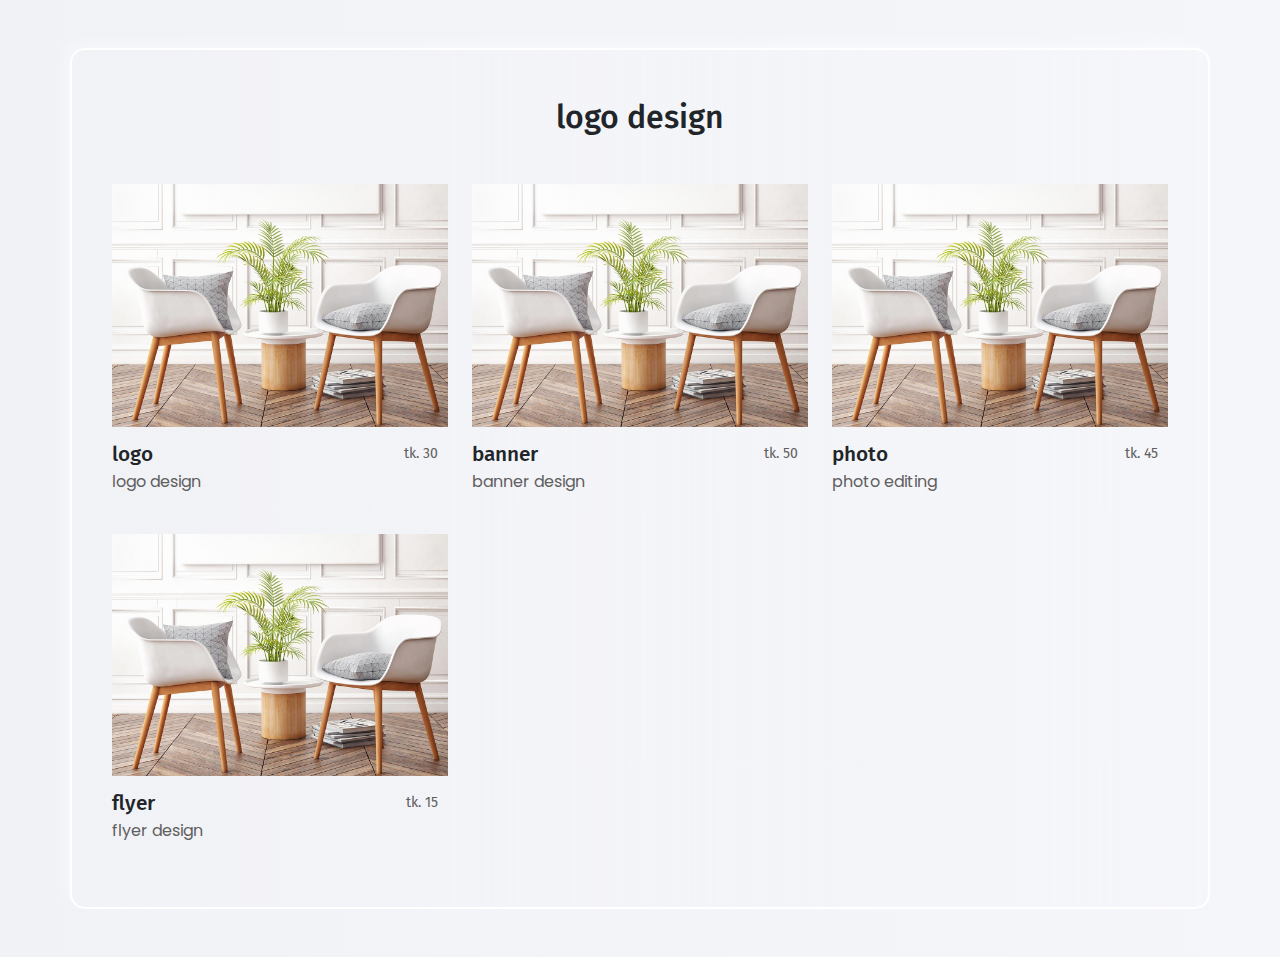
<file: portfolio.html>
<!DOCTYPE html>
<html lang="en">
  <head>
    <meta charset="UTF-8" />
    <meta http-equiv="X-UA-Compatible" content="IE=edge" />
    <meta name="viewport" content="width=device-width, initial-scale=1.0" />

    <!-- Link Swiper's CSS -->
    <link
      rel="stylesheet"
      href="https://unpkg.com/swiper/swiper-bundle.min.css"
    />

    <!-- bootstrap -->
    <link rel="stylesheet" href="css/bootstrap.min.css" />

    <!-- custom css -->
    <link rel="stylesheet" href="css/style.css" />

    <!-- responsive css -->
    <link rel="stylesheet" href="css/responsive.css" />

    <!-- fav icon -->
    <link
      rel="shortcut icon"
      href="images/shapes/shape-7.png"
      type="image/x-icon"
    />

    <title>my portfolio</title>
  </head>
  <body>
    <!-- ================= my portfolio ================= -->

    <section id="toggle-content">
      <div id="portfolio-toggle-container" class="container">
        <div class="section-header toggle-content-header">
          <h2>logo design</h2>
        </div>

        <!-- portfolio boxes -->
        <div
          id="portfolio-section"
          class="row row-cols-1 row-cols-sm-2 row-cols-xl-3 g-4"
        ></div>
      </div>
    </section>

    <!-- javascript file -->
    <script src="js/bootstrap.bundle.min.js"></script>

    <script>
      // project names
      let titleArray = ["logo", "banner", "photo", "flyer"];

      // projects detailes
      let descriptionArray = [
        "logo design",
        "banner design",
        "photo editing",
        "flyer design",
      ];

      // stock price
      let stockPrice = [30, 50, 45, 15];

      const parentDiv = document.getElementById("portfolio-section");
      for (let i = 0; i < titleArray.length; i++) {
        let fetch = document.getElementById("portfolio-section").innerHTML;
        parentDiv.innerHTML =
          fetch +
          `
            <div class="col">
              <div id="portfolio-box" class="portfolio-box">
                <div class="portfolio-image">
                  <img
                    class="img-fluid"
                    src="images/portfolios/h4-product-10.jpg"
                    alt=""
                  />
                  <div class="btn hello show-more">
                    <a href="#">show more
                      <i style="margin-left: 5px;" class="fa-solid fa-right-long"></i>
                    </a>
                  </div>
                </div>
                <div class="portfolio-text">
                  <div class="project-name">
                    <h3>
                      ${titleArray[i]}
                    </h3>
                    <small>${descriptionArray[i]}</small>
                  </div>
                  <div class="project-price">
                    <div class="stock-price">
                      <span>tk. ${stockPrice[i]}</span>
                    </div>
                  </div>
                </div>
              </div>
            </div>
            `;
      }
    </script>
    <!-- <script src="js/script.js"></script> -->
  </body>
</html>
</file>
<file: css/style.css>
/* google fonts */
@import url("https://fonts.googleapis.com/css2?family=Fira+Code:wght@400;500;600;700&family=Fira+Sans:wght@200;300;400;500;700&family=Oswald:wght@400;700&family=Poppins:wght@200;300;400;500;600;700&family=Rubik:wght@400;500;700&family=Yeseva+One&display=swap");

/* css variables */
:root {
  --body-background: #dfe6ef;
  --button-background: #ef5354;
  --white-background: #fff;
  --black-background: #242b2e;
  --box-background: linear-gradient(145deg, #e2e8ec, #ffffff);
  --gradient-background-1: linear-gradient(90deg, #f1f2f6, #f5f6fa);
  --gradient-background-2: linear-gradient(90deg, #f1f2f638, #f5f6fa9e);
  --button-border: #ef5354;
  --border-secondary: #242b2e;
  --border-light: #fff;
  --border-gray: #d0d0d0;
  --border-dark-gray: #7a7979;
  --color-red-orange: #ef5354;
  --link-color: #ff6666;
  --hover-color: #ef5354;
  --color-white: #fff;
  --color-secondary: #242b2e;
  --color-small-text: #605e5e;
  --shadow-sm: 0 0.125rem 0.25rem rgb(0 0 0 / 12%) !important;
  --shadow: 5px 5px 15px #d1d9e6, -5px -5px 15px #ffffff;
  --shadow-3: 0px -1px 15px #ffffff00, -5px -5px 15px #ffffff6b;
  --image-gradient: #242b2e73;
}

/* utilities */
* {
  margin: 0;
  padding: 0;
  box-sizing: border-box;
}
html {
  width: 100%;
  height: auto;
  scroll-behavior: smooth;
  overflow-x: hidden;
}
body {
  width: 100%;
  height: auto;
  font-family: "Fira Sans", sans-serif;
  font-size: 16px;
  overflow-x: hidden;
}
ul li {
  list-style: none;
}
a {
  text-decoration: none;
  color: var(--link-color);
  transition: 300ms;
}
a:hover {
  color: var(--hover-color);
  letter-spacing: 1px;
}
h1 {
  font-family: "Poppins", sans-serif;
  color: var(--border-secondary);
  font-size: 1.8rem;
  font-weight: 600;
}
h2 {
  font-size: 1.4rem;
}
h3 {
  font-size: 1.1rem;
}
h4 {
  font-size: 0.8rem;
  font-weight: 400;
  color: var(--color-red-orange);
  letter-spacing: 2px;
  text-transform: uppercase;
}
h5 {
  font-size: 0.7rem;
}
h6 {
  font-size: 0.5rem;
}
p {
  font-size: 18px;
  font-weight: 300;
  color: var(--color-secondary);
}

small {
  font-size: 1rem;
  color: #494e5099;
}

ul li {
  font-size: 18px;
  font-weight: 300;
  list-style: none;
  margin: 5px 0;
}

.row {
  margin-top: 1.5rem;
}
section {
  margin: 7rem 0;
}

#toggle-content {
  background: var(--gradient-background-1);
  width: 100%;
  height: auto;
  /* display: none; */
  margin: 0;
}

/* #toggle-content {
  background: var(--gradient-background-1);
  width: 100%;
  height: auto;
} */

/* ==================== header section ==================== */
.navbar {
  padding: 20px 0;
  z-index: 1033;
}
.navbar-nav .nav-item {
  margin: 0 20px;
}
.navbar-nav .nav-item .nav-link {
  font-family: "Fira Code", monospace;
}
.navbar-nav .contact {
  display: flex;
  align-items: center;
  justify-content: center;
}
.nav-link:hover {
  letter-spacing: 0;
}

/*  =================caurosel section ================= */
section.carousel {
  margin: 0;
}
.carousel-inner .carousel-item img {
  max-width: 100%;
  height: 350px;
  object-fit: cover;
  animation: image 8s linear infinite;
  overflow: hidden;
}
@keyframes image {
  100% {
    transform: scale(1.2);
  }
}
.carousel-caption {
  margin: 0 auto 3rem;
}
.carousel-caption p {
  color: var(--color-white);
}
.carousel-indicators {
  bottom: 10%;
}
.carousel-indicators [data-bs-target] {
  width: 12px;
  height: 12px;
  border-radius: 50%;
  margin: 0 5px;
}
button.btn {
  padding: 5px 20px;
  border-radius: 25px;
}
.button {
  background-color: var(--button-background);
  padding: 6px 35px;
  border-radius: 25px;
  border: 1px solid var(--button-border);
  color: var(--color-white);
  transition: 300ms;
}
.button:hover {
  background-color: var(--white-background);
  color: var(--color-red-orange);
}

/* ==================== About me section ==================== */
#about-me {
  margin: 3rem 0;
}
.about-me-content {
  display: flex;
}
.my-image {
  display: flex;
  justify-content: center;
  position: relative;
  flex-basis: 40%;
  position: relative;
  padding: 2rem 2rem 0;
  margin: 3rem 0;
}
/* .my-image::after {
  content: "";
  position: absolute;
  width: 65%;
  height: 75%;
  bottom: 2rem;
  left: 50%;
  transform: translateX(-50%);
  box-shadow: var(--shadow-sm);
  z-index: -1;
} */
/* .my-image img {
  width: 65%;
} */
.about-myself {
  flex-basis: 60%;
  padding: 3rem;
}
.about-myself-text > h3 {
  color: var(--color-red-orange);
}
.about-myself > h2 {
  margin: 1rem 0;
}
/* #contact-button {
  margin-top: 1rem;
} */

/* ================== features section ================== */
#features {
  margin-top: 3rem;
}
.section-header {
  text-align: center;
}
.feature-box {
  padding: 2rem;
  display: flex;
  flex-direction: column;
  align-items: center;
  /* box-shadow: rgba(99, 99, 99, 0.2) 0px 2px 8px 0px; */
  /* background: linear-gradient(145deg, #e2e8ec, #ffffff); */
  /* box-shadow: var(--shadow); */
  /* border-radius: 15px; */
}
.feature-icon {
  position: relative;
  font-size: 3rem;
  /* padding: 1rem 0; */
}
/* .feature-icon::after {
  content: "";
  position: absolute;
  width: 100px;
  height: 100px;
  top: 50%;
  left: 50%;
  transform: translate(-50%, -50%);
  border: 1px solid var(--color-red-orange);
  border-radius: 50%;
} */
.feature-icon i {
  color: var(--color-red-orange);
}
.feature-content {
  text-align: center;
  margin-top: 1.5rem;
  overflow: hidden;
}
.feature-content a:hover {
  color: var(--color-red-orange);
  transition: 300ms;
}
.feature-content a span i {
  color: var(--color-secondary);
  transform: translate(-10px, 20px);
  visibility: hidden;
  transition: 300ms;
}
.feature-content a:hover span i {
  color: var(--color-red-orange);
  transform: translate(0, 0);
  visibility: visible;
}

/* =================== portfolio section =================== */
.portfolio-image {
  position: relative;
  overflow: hidden;
}
.portfolio-image::before {
  content: "";
  position: absolute;
  width: 100%;
  height: 100%;
  background-color: var(--image-gradient);
  top: 0;
  left: 0;
  visibility: hidden;
}
.portfolio-image:hover::before {
  visibility: visible;
}
.portfolio-text {
  display: flex;
  justify-content: space-between;
  margin: 1rem 0;
}

/* .show-more > a {
  color: var(--color-white);
}
#show-more:hover a {
  color: var(--color-white);
  letter-spacing: 0;
} */

.project-name > h3 {
  margin-bottom: 2px;
}

.project-name > h3 a {
  color: var(--secondary-color);
}

.project-name small {
  color: var(--color-small-text);
  font-family: "Poppins";
}
.project-price {
  font-size: 14px;
  color: var(--color-small-text);
  padding-right: 10px;
}
.delete {
  display: inline-block;
  margin-right: 10px;
  text-decoration: line-through;
}
.delete i {
  text-decoration: line-through;
}
.stock-price {
  display: inline-block;
}
.hello {
  padding: 0;
  position: absolute;
  left: 0;
  bottom: -50px;
  border-radius: 0;
  visibility: hidden;
  transition: 150ms linear;
}

.hello > a {
  display: flex;
  align-items: center;
  justify-content: center;
  color: var(--color-white);
  background-color: var(--black-background);
  padding: 7px 25px;
}

.portfolio-image:hover .hello {
  color: var(--color-white);
  visibility: visible;
  bottom: 0;
}
.about-myself-links {
  border-top: 2px solid var(--border-gray);
}
.about-myself-links > .row > .col {
  padding: 10px 12px;
}
.links-download-button {
  display: flex;
  align-items: center;
  justify-content: flex-start;
}
.social-links a {
  display: inline-grid;
  width: 38px;
  height: 38px;
  margin: 0 5px;
  border: 1px solid var(--border-dark-gray);
  justify-items: center;
  align-items: center;
  border-radius: 50%;
  color: var(--color-secondary);
  transition: color 300ms, border-color 300ms, background-color 300ms;
}
.social-links a:hover {
  background-color: var(--button-background);
  color: var(--color-white);
  border-color: var(--button-border);
}

.stroke-line {
  width: 80px;
  height: 2px;
  background-color: var(--border-gray);
  margin: 0 2rem;
}

/* ============ portfolio toggle container ============ */
#portfolio-toggle-container {
  background: var(--gradient-background-2);
  padding: 3rem 2.5rem;
  border: 2px solid var(--border-light);
  border-radius: 15px;
  box-shadow: var(--shadow-3);
  /* visibility: hidden; */
  z-index: 1033;
}

.toggle-content-header {
  position: relative;
}

.go-back {
  position: absolute;
  top: 50%;
  transform: translateY(-50%);
  left: 5%;
  width: 2rem;
  height: 2rem;
  background: #ffffff54;
  border-radius: 50%;
  border: 2px solid var(--border-light);
  display: inline-flex;
  align-items: center;
  justify-content: center;
  cursor: pointer;
  transition: 300ms;
}

div#go-to-back > a {
  width: 100%;
  height: 100%;
  display: flex;
  align-items: center;
  justify-content: center;
}

.go-back:hover {
  background-color: var(--white-background);
}

/* ================ project toggle container ================ */
/* #toggle-container-project {
  background: var(--gradient-background-2);
  padding: 3rem 2.5rem;
  border: 2px solid var(--border-light);
  border-radius: 15px;
  box-shadow: var(--shadow-3);
  visibility: hidden;
  z-index: 1033;
} */

.project-detailes {
  width: 75%;
  margin: auto;
}

/* ================= my reasume section ================= */
.education,
.experience {
  position: relative;
  padding: 1rem 0;
}

.education > p,
.experience > p {
  margin-top: 1rem;
}

.education::before,
.experience::before {
  content: "";
  position: absolute;
  height: 4px;
  width: 1rem;
  background: var(--button-border);
  left: -3rem;
  top: 25px;
}

.education::after,
.experience::after {
  content: "";
  position: absolute;
  height: 1rem;
  width: 1rem;
  border: 4px solid var(--button-border);
  border-radius: 50%;
  top: 19px;
  left: -33px;
}

.border-top-bottom {
  border-top: 1px solid var(--border-gray);
  border-bottom: 1px solid var(--border-gray);
}

.educational-qualification,
.skills {
  position: relative;
}

.educational-qualification::before,
.skills::before {
  content: "";
  position: absolute;
  width: 4px;
  height: 100%;
  background: var(--button-background);
  top: 0;
  left: 0;
}

/* ================ testimonial section start ================ */
.client-message-box {
  width: 100%;
  padding: 1rem 3rem 3rem;
}

.client {
  display: flex;
  flex-direction: column;
  align-items: center;
  justify-content: center;
  margin-bottom: 1.5rem;
}
.client-image {
  width: 80px;
  height: auto;
  margin-bottom: 0.5rem;
  overflow: hidden;
}

.client-image img {
  border-radius: 50%;
}

.button-raido {
  position: relative;
}

.buttons {
  position: absolute;
  display: flex;
  align-items: center;
  justify-content: center;
  width: 100%;
  height: auto;
  top: 0;
  left: 0;
  margin-top: 1.5rem;
  text-align: center;
}

.radio-button {
  width: 1rem;
  height: 1rem;
  background-color: var(--white-background);
  border: 2px solid var(--border-secondary);
  border-radius: 50%;
  margin: 0 5px;
  cursor: pointer;
  transition: 300ms;
}

.radio-button:hover {
  background-color: var(--black-background);
}

.arrow-buttons {
  font-size: 2rem;
  width: 80px;
  display: flex;
  align-items: center;
  justify-content: space-around;
  position: absolute;
  top: 5%;
  right: 15%;
}

#arrow-left,
#arrow-right {
  cursor: pointer;
}

.client-message {
  max-width: 100%;
}

#client-message-2 {
  display: none;
}

/* testimonial slider section */
.swiper {
  width: 100%;
  height: 100%;
}

.swiper-slide {
  text-align: center;
  font-size: 18px;
  background: #fff;

  /* Center slide text vertically */
  display: -webkit-box;
  display: -ms-flexbox;
  display: -webkit-flex;
  display: flex;
  -webkit-box-pack: center;
  -ms-flex-pack: center;
  -webkit-justify-content: center;
  justify-content: center;
  -webkit-box-align: center;
  -ms-flex-align: center;
  -webkit-align-items: center;
  align-items: center;
}

.swiper-slide img {
  display: block;
  width: 100%;
  height: 100%;
  object-fit: cover;
}

.swiper-button {
  color: var(--color-small-text);
}

.swiper-pagination-bullet {
  width: 1.5rem;
  height: 3px;
  background-color: var(--black-background);
  border-radius: 0;
}

/* ================== pricing section start ================== */
.choose-a-plan {
  flex-basis: 40%;
}
/* .choose-a-plan > .section-header {
  text-align: left;
} */

.pricing-section-content {
  background: var(--box-background);
  box-shadow: var(--shadow);
  border-radius: 10px;
}

.price {
  display: block;
  width: 100%;
  padding: 1.5rem 0;
  background: var(--box-background);
  box-shadow: var(--shadow);
  color: var(--color-secondary);
  font-size: 18px;
  transition: 300ms;
  border-radius: 5px;
}

.price:hover {
  color: var(--hover-color);
  letter-spacing: 1px;
  border-radius: 0;
}

/* ======== service and priceing ======== */
.service-and-price {
  position: relative;
  padding-top: 1.5rem;
}

/* .basic-price-section {
  position: absolute;
  top: 0;
  left: 0;
} */

/* .standard-price-section {
  position: absolute;
  top: 0;
  left: 0;
} */

/* .premium-price-section {
  position: absolute;
  top: 0;
  left: 0;
} */

.price-and-service-quality {
  display: flex;
  justify-content: space-between;
  align-items: center;
  margin: 1.5rem 0;
}

.price-of-package {
  display: flex;
  font-size: 1.5rem;
  color: var(--color-red-orange);
  padding: 0.5rem 2rem;
  background: var(--box-background);
  box-shadow: var(--shadow);
}

.price-of-package > span {
  margin-left: 3px;
}

.service-items {
  display: flex;
  align-items: center;
  justify-content: flex-start;
}

.list-items {
  margin-bottom: 0;
}

li.list-item > i {
  color: var(--color-red-orange);
}

.order-button {
  display: flex;
  justify-content: center;
}

.order-button > .button {
  padding: 8px 35px;
  width: 75%;
}

.list-items-two {
  padding-left: 4rem;
}

#delevery-notice {
  text-align: center;
}

#delevery-notice > small {
  margin: 0 10px;
}

/* ====================== contact serction ====================== */
#contact-information {
  max-width: 700px;
  margin: 3rem auto;
}

/* 
font-family: 'Fira Code', monospace;
font-family: 'Poppins', sans-serif;
font-family: 'Rubik', sans-serif;
font-family: 'Yeseva One', cursive;
font-family: 'Fira Sans', sans-serif;
*/
</file>
<file: css/responsive.css>
/* ================ extra small screen ================ */
@media screen and (max-width: 575px) {
  small {
    font-size: 0.875em;
  }
  /* ================== header section ================== */

  .navbar-nav {
    text-align: center;
  }

  /*  ================= About me section ================= */
  .about-me-content {
    flex-direction: column;
  }
  #contact-button {
    text-align: center;
  }
  .my-image {
    width: 85%;
    margin: 2rem auto 0;
    padding: 0;
  }
  .links-download-button {
    flex-direction: column;
    align-items: center;
  }
  .stroke-line {
    width: 0;
    height: 0;
    margin: 0;
  }
  .social-links {
    margin-top: 1.5rem;
  }

  .social-links a {
    display: inline-grid;
    width: 32px;
    height: 32px;
  }

  /* ============ features section ============ */
  .feature-box {
    margin: 0 1rem;
  }

  /* ============ portfolio section ============ */
  .portfolio-box {
    padding: 1rem;
  }

  /* portfolio toggle content */
  #portfolio-toggle-container {
    width: 94%;
    /* margin: 3rem auto; */
    padding: 3rem 1rem;
  }
  #toggle-content {
    padding: 1.5rem 0;
  }

  /* ================ testimonial section ================ */
  /* .arrow-buttons {
    font-size: 1rem;
    top: 1rem;
    right: 1rem;
  } */

  /* ================= pricing section ================= */

  .choose-a-plan {
    flex-basis: 100%;
  }

  .pricing-section-content {
    background: none;
    box-shadow: none;
    border-radius: 0;
  }

  .price > a {
    padding: 1.2rem 0;
  }

  .package-price {
    width: 90%;
    margin: auto;
  }

  .price > a {
    background: var(--box-background);
    box-shadow: var(--shadow);
    margin-bottom: 10px;
  }

  #service-and-price-column {
    padding: 0 2rem;
  }

  .price-and-service-quality {
    flex-direction: column;
    align-items: flex-start;
    margin-bottom: 2rem;
  }

  .price-of-package {
    font-size: 1rem;
    padding: 5px 15px;
    margin-top: 10px;
  }

  .col.service-items {
    flex-direction: column;
    align-items: flex-start;
    margin: 1rem 0 0;
  }

  .col.service-items .list-items {
    padding-left: 1.1rem;
  }

  #delevery-notice > small {
    display: block;
    margin-bottom: 3px;
  }

  /* ============= testimonial section ============= */
  .client-message-box {
    padding: 2rem 1rem;
  }

  .swiper-button {
    display: none;
  }

  /* .arrow-buttons {
    width: 55px;
  } */
}
/* ================ small screen ================ */
@media screen and (min-width: 576px) and (max-width: 767px) {
  /* utilities */
  h1 {
    font-size: 2rem;
  }
  h2 {
    font-size: 1.7rem;
  }
  h3 {
    font-size: 1.3rem;
  }

  /* ================= header section ================= */

  .navbar-nav {
    text-align: center;
  }

  .carousel-inner .carousel-item img {
    height: 400px;
  }

  /*  ================= About me section ================= */
  .about-me-content {
    flex-direction: column;
  }
  .my-image {
    width: 75%;
    margin: 2rem auto 0;
  }
  .links-download-button {
    flex-direction: column;
    align-items: flex-start;
  }
  .social-links {
    margin-top: 2rem;
  }
  .social-links a {
    display: inline-grid;
    width: 35px;
    height: 35px;
  }

  /* ============= portfolio section  =============*/

  /* portfolio toggle content */
  #portfolio-toggle-container {
    /* margin: 3rem auto; */
  }

  #toggle-content {
    padding: 1.5rem 0;
  }

  /* ================= pricing section ================= */
  .choose-a-plan {
    flex-basis: 100%;
  }

  .pricing-section-text-p {
    margin-bottom: 1.5rem;
  }

  .price > a {
    background: var(--box-background);
    box-shadow: var(--shadow);
    padding: 1.2rem 0;
  }

  /* ================ testimonial section ================ */
  .client-message-box {
    padding: 3rem 1rem;
  }

  .swiper-button {
    display: none;
  }
  /* .arrow-buttons {
    font-size: 1.3rem;
    top: 1.3rem;
    right: 1.3rem;
  } */
}
/* ================ medium screen ================ */
@media screen and (min-width: 768px) and (max-width: 991px) {
  /* utilities */
  h1 {
    font-size: 2.2rem;
  }
  h2 {
    font-size: 1.8rem;
  }
  h3 {
    font-size: 1.3rem;
  }
  h4 {
    font-size: 0.9rem;
  }

  /* ================= header section ================= */

  .navbar-nav {
    text-align: center;
  }

  .carousel-inner .carousel-item img {
    height: 400px;
  }
  .carousel-caption {
    width: 65%;
    text-align: left;
    margin: 0 auto 5rem;
  }

  /*  ================= About me section ================= */
  .about-me-content {
    flex-direction: column;
  }
  .my-image {
    width: 75%;
    margin: 2rem auto 0;
  }

  .stroke-line {
    width: 80px;
  }

  /* ============ portfolio section ============ */

  /* portfolio toggle content */
  #portfolio-toggle-container {
    /* margin: 4rem 0; */
  }

  #toggle-content {
    padding: 2rem 0;
  }

  /* ================= pricing section ================= */
  .choose-a-plan {
    flex-basis: 100%;
  }

  /* ================ testimonial section ================ */
  .arrow-buttons {
    font-size: 1.5rem;
    top: 1.5rem;
    right: 2rem;
  }

  .swiper-button {
    /* display: none; */
  }
}
/* ================ learge screen ================ */
@media screen and (min-width: 992px) and (max-width: 1199px) {
  /* utilities */
  h1 {
    font-size: 2.5rem;
  }
  h2 {
    font-size: 2rem;
  }
  h3 {
    font-size: 1.3rem;
  }
  h4 {
    font-size: 0.9rem;
  }

  /* carousel section */
  .carousel-inner .carousel-item img {
    height: 450px;
  }
  .carousel-caption {
    width: 70%;
    text-align: left;
    margin: 0 auto 6rem;
  }
  button.btn {
    padding: 6px 25px;
    border-radius: 25px;
  }

  /*  ================= About me section ================= */
  .about-myself {
    margin: 3rem 0;
    /* box-shadow: 0 0.125rem 0.25rem rgba(0, 0, 0, 0.075); */
  }
  .stroke-line {
    width: 50px;
    margin: 0 1rem;
  }

  /* ================= portfolio section ================= */
  .portfolio-box {
    padding: 1rem;
  }

  /* portfolio toggle content */
  #portfolio-toggle-container {
    /* top: 4.5rem; */
  }

  #toggle-content {
    padding: 2.5rem 0;
  }

  .go-back {
    width: 2.5rem;
    height: 2.5rem;
  }

  /* ================== pricing section ================== */
  #pricing-section-text-p {
    margin-bottom: 1.5rem;
  }

  /* ================= testimonial section ================= */
  .client-message {
    max-width: 90%;
  }
  .arrow-buttons {
    font-size: 1.7rem;
    top: 1.5rem;
    right: 5rem;
  }
}
/* ================ extra learge screen  ================*/
@media screen and (min-width: 1200px) and (max-width: 1399px) {
  /* utilities */
  h1 {
    font-size: 3rem;
  }
  h2 {
    font-size: 2rem;
  }
  h3 {
    font-size: 1.3rem;
  }
  h4 {
    font-size: 0.9rem;
  }
  p {
    font-size: 18px;
  }

  /* carousel section */
  .carousel-inner .carousel-item img {
    height: 550px;
  }
  .carousel-caption {
    width: 75%;
    text-align: left;
    margin: 0 auto 8rem;
  }
  button.btn {
    padding: 6px 25px;
    border-radius: 25px;
  }

  /*  ================= About me section ================= */
  .about-myself {
    margin: 3rem 0;
    /* box-shadow: 0 0.125rem 0.25rem rgba(0, 0, 0, 0.075); */
  }

  /* =============== testimonial section =============== */
  .client-message-box {
    width: 90%;
    margin: auto;
  }

  /* ================== pricing section ================== */
  #pricing-section-text-p {
    margin-bottom: 1.5rem;
  }

  /* portfolio toggle content */
  #portfolio-toggle-container {
    /* top: 5rem; */
  }

  #toggle-content {
    padding: 3rem 0;
  }

  .go-back {
    width: 3rem;
    height: 3rem;
  }

  /* ================= testimonial section ================= */
  .client-message-box {
    width: 90%;
    margin: auto;
  }

  .client-message {
    max-width: 75%;
  }
}

/* ================ x-extra learge screen  ================*/
@media screen and (min-width: 1400px) {
  /* utilities */
  h1 {
    font-size: 3rem;
  }
  h2 {
    font-size: 2rem;
  }
  h3 {
    font-size: 1.3rem;
  }
  h4 {
    font-size: 0.9rem;
  }

  /* carousel section */
  .carousel-inner .carousel-item img {
    height: 600px;
  }
  .carousel-caption {
    width: 75%;
    text-align: left;
    margin: 0 auto 8rem;
  }
  button.btn {
    padding: 6px 25px;
    border-radius: 25px;
  }

  /*  ================= About me section ================= */
  .about-myself {
    margin: 3rem 0;
    /* box-shadow: 0 0.125rem 0.25rem rgba(0, 0, 0, 0.075); */
  }

  /* ================== pricing section ================== */
  #pricing-section-text-p {
    margin-bottom: 1.5rem;
  }

  /* ================ portfolio section ================ */

  /* portfolio toggle content */
  #portfolio-toggle-container {
    /* top: 5rem; */
  }

  #toggle-content {
    padding: 3rem 0;
  }

  .go-back {
    width: 3rem;
    height: 3rem;
  }

  /* ================= testimonial section ================= */
  .client-message-box {
    width: 90%;
    margin: auto;
  }

  .client-message {
    max-width: 75%;
  }
}
</file>
